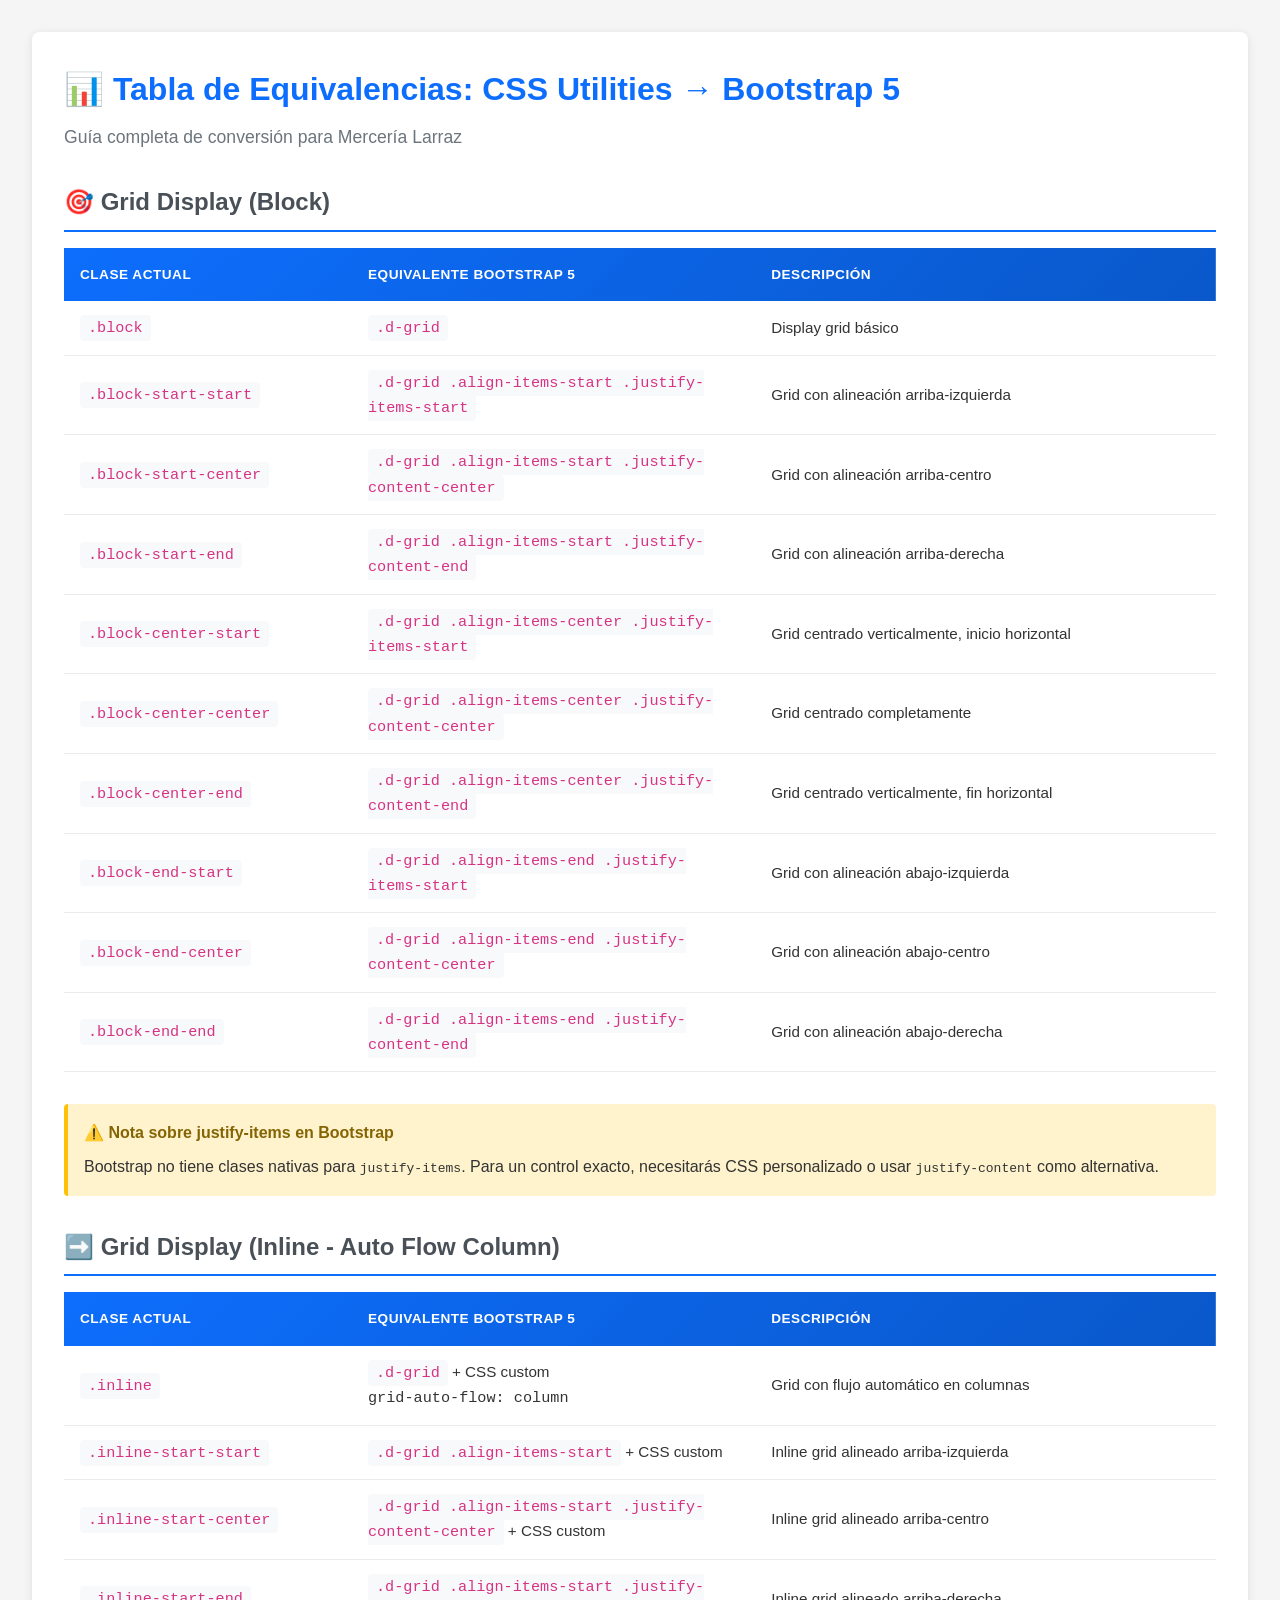
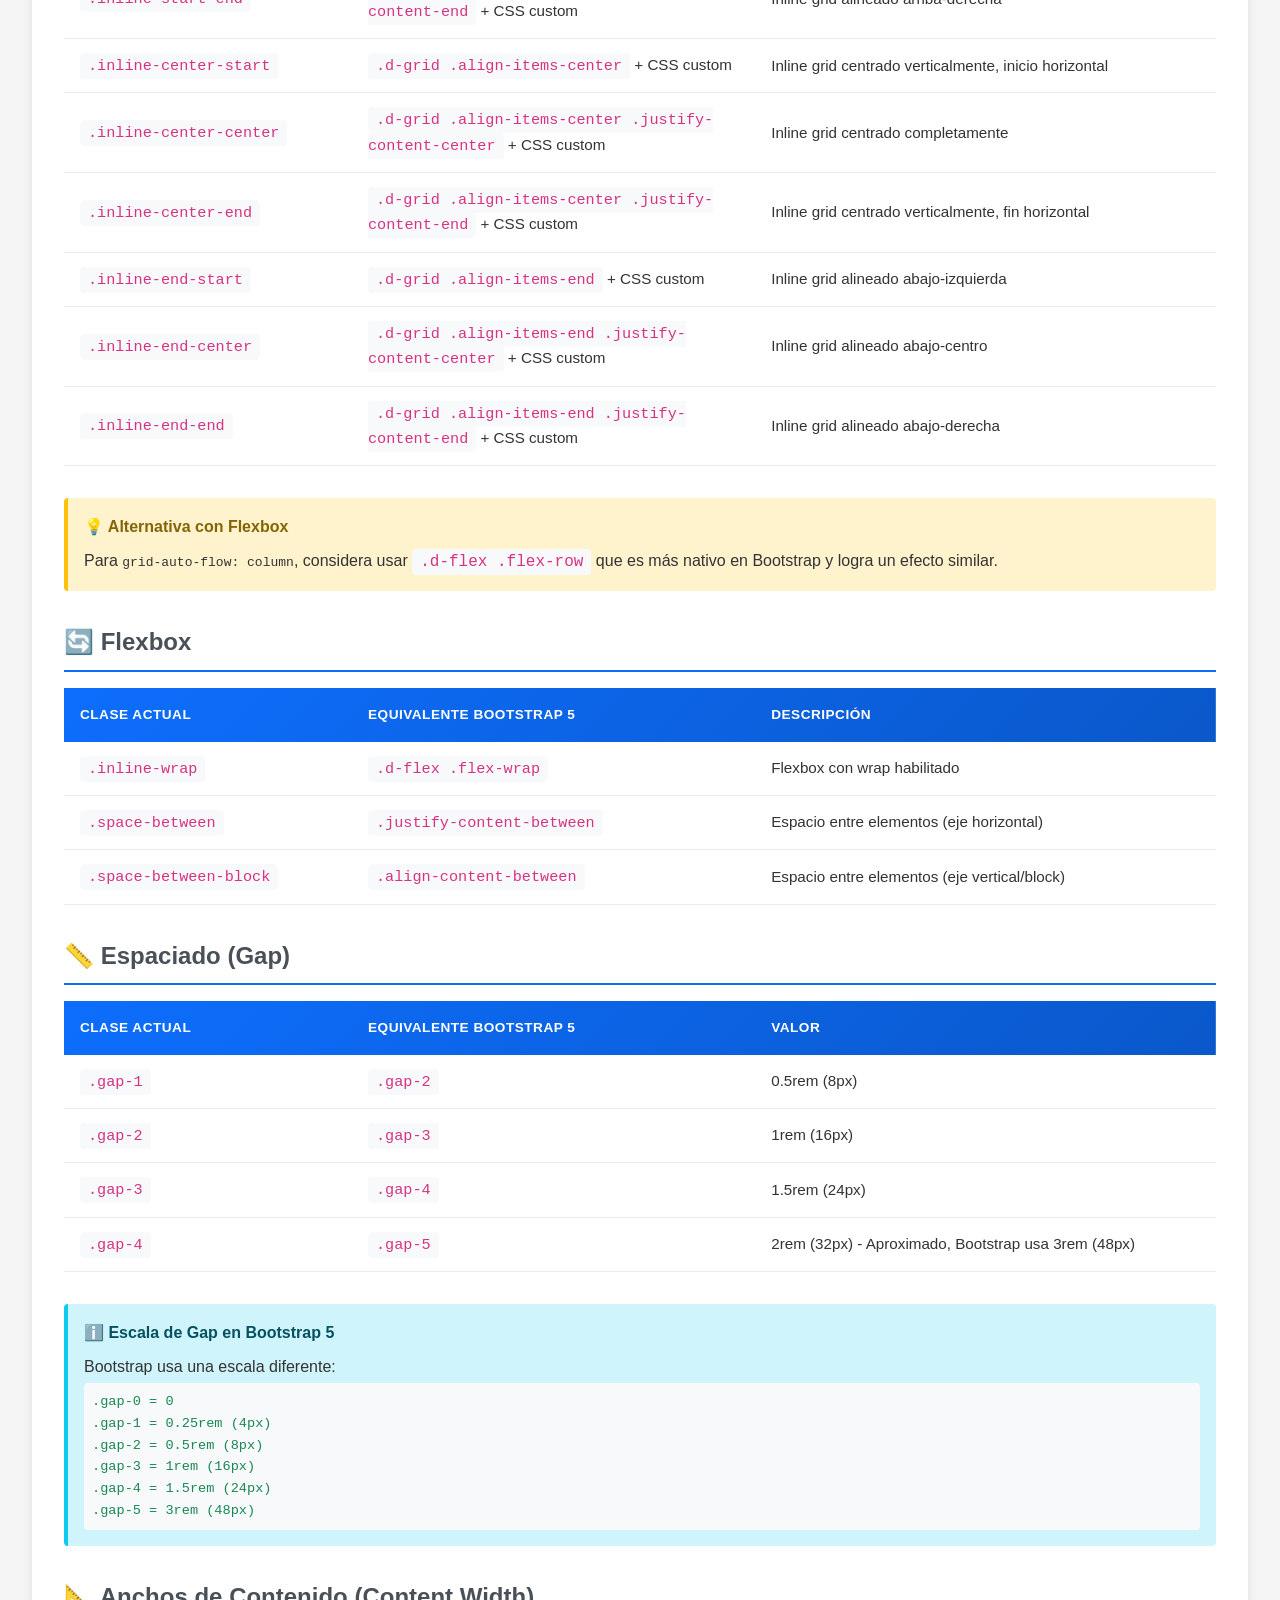
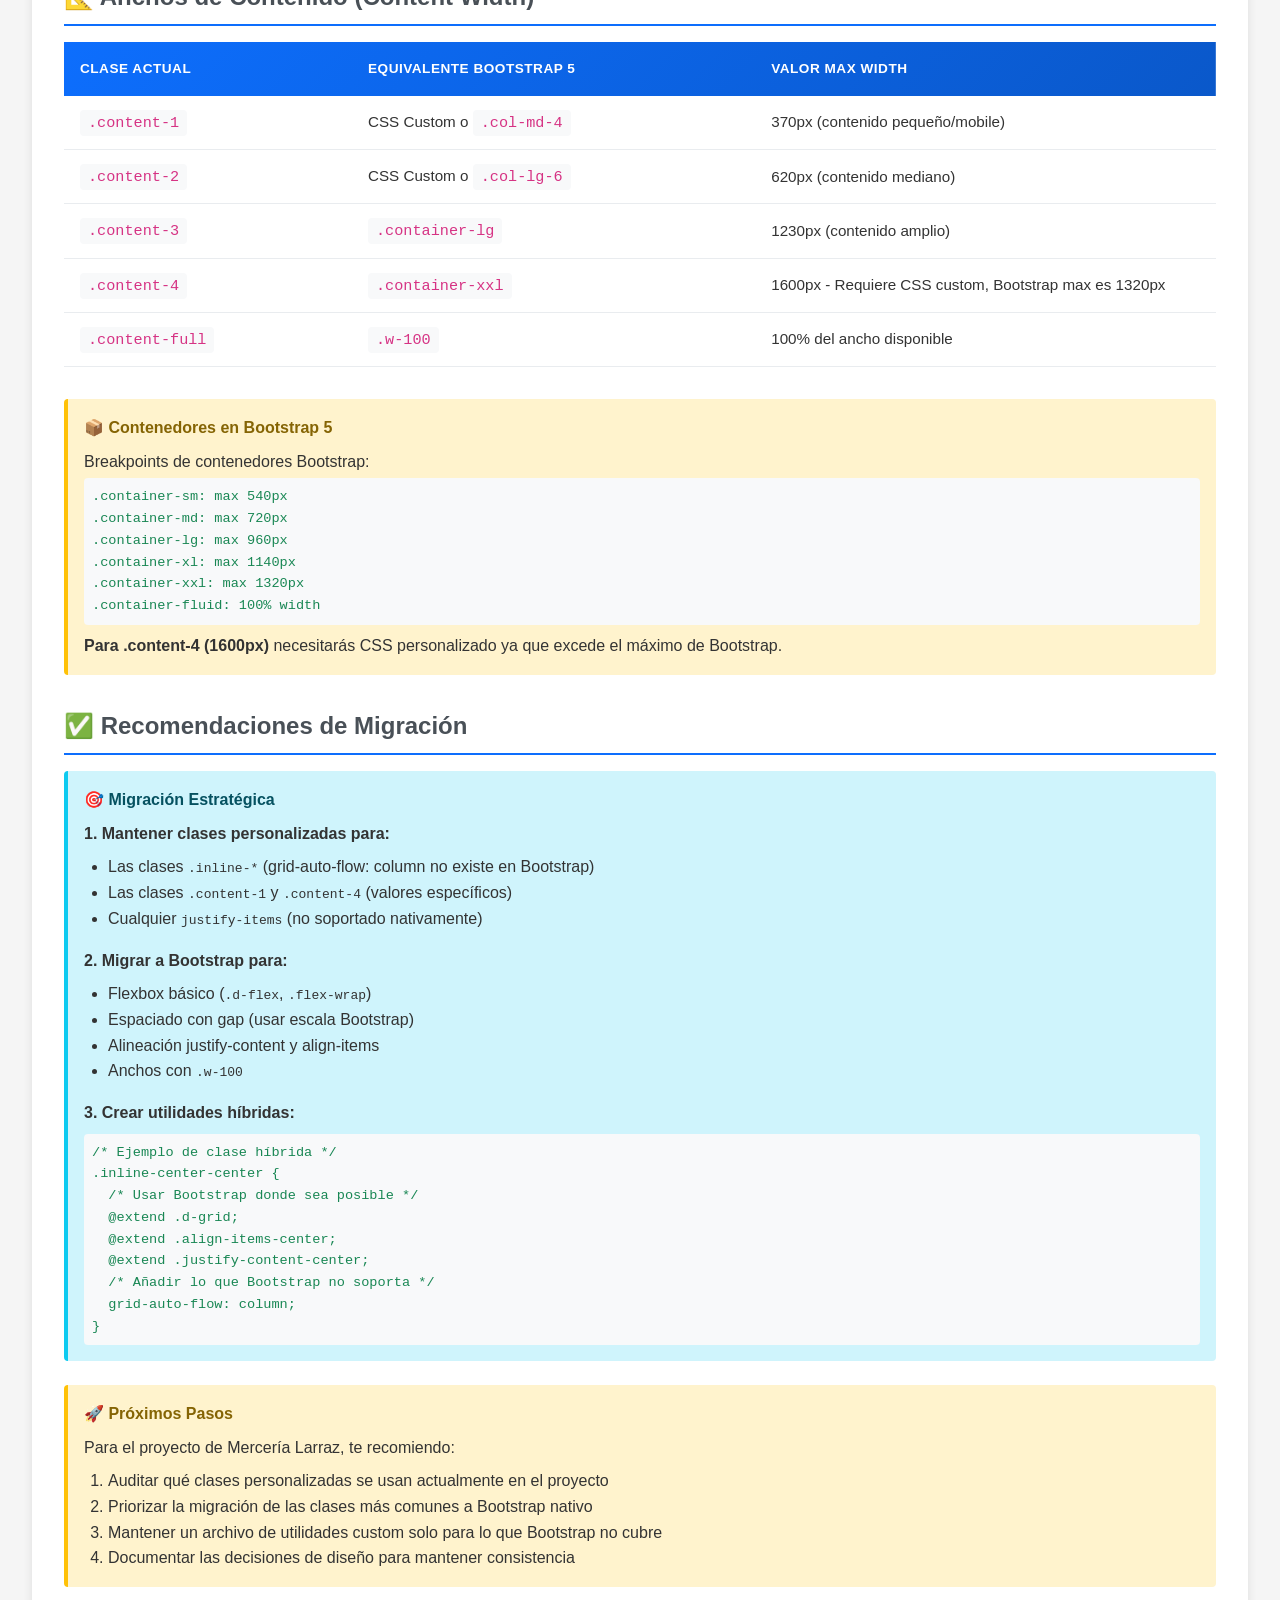
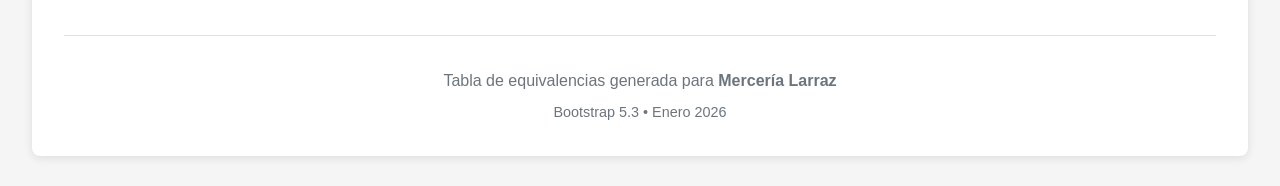
<file: assets/css/hover/equivalencias.html>
<!DOCTYPE html>
<html lang="es">
<head>
    <meta charset="UTF-8">
    <meta name="viewport" content="width=device-width, initial-scale=1.0">
    <title>Equivalencias CSS Utilities - Bootstrap</title>
    <style>
        * {
            margin: 0;
            padding: 0;
            box-sizing: border-box;
        }
        
        body {
            font-family: -apple-system, BlinkMacSystemFont, 'Segoe UI', Roboto, 'Helvetica Neue', Arial, sans-serif;
            line-height: 1.6;
            color: #333;
            background: #f5f5f5;
            padding: 2rem;
        }
        
        .container {
            max-width: 1400px;
            margin: 0 auto;
            background: white;
            padding: 2rem;
            border-radius: 8px;
            box-shadow: 0 2px 10px rgba(0,0,0,0.1);
        }
        
        h1 {
            color: #0d6efd;
            margin-bottom: 0.5rem;
            font-size: 2rem;
        }
        
        .subtitle {
            color: #6c757d;
            margin-bottom: 2rem;
            font-size: 1.1rem;
        }
        
        h2 {
            color: #495057;
            margin-top: 2rem;
            margin-bottom: 1rem;
            padding-bottom: 0.5rem;
            border-bottom: 2px solid #0d6efd;
        }
        
        table {
            width: 100%;
            border-collapse: collapse;
            margin-bottom: 2rem;
            font-size: 0.95rem;
        }
        
        thead {
            background: linear-gradient(135deg, #0d6efd 0%, #0a58ca 100%);
            color: white;
        }
        
        th {
            padding: 1rem;
            text-align: left;
            font-weight: 600;
            text-transform: uppercase;
            font-size: 0.85rem;
            letter-spacing: 0.5px;
        }
        
        td {
            padding: 0.875rem 1rem;
            border-bottom: 1px solid #e9ecef;
        }
        
        tbody tr:hover {
            background: #f8f9fa;
        }
        
        .class-name {
            font-family: 'Courier New', monospace;
            background: #f8f9fa;
            padding: 0.25rem 0.5rem;
            border-radius: 4px;
            color: #d63384;
            font-weight: 500;
        }
        
        .note {
            background: #fff3cd;
            border-left: 4px solid #ffc107;
            padding: 1rem;
            margin: 1rem 0;
            border-radius: 4px;
        }
        
        .note-title {
            font-weight: 600;
            color: #856404;
            margin-bottom: 0.5rem;
        }
        
        .info {
            background: #cff4fc;
            border-left: 4px solid #0dcaf0;
            padding: 1rem;
            margin: 1rem 0;
            border-radius: 4px;
        }
        
        .info-title {
            font-weight: 600;
            color: #055160;
            margin-bottom: 0.5rem;
        }
        
        .example {
            background: #f8f9fa;
            padding: 0.5rem;
            border-radius: 4px;
            font-family: monospace;
            font-size: 0.85rem;
            margin-top: 0.25rem;
            color: #198754;
        }
        
        @media (max-width: 768px) {
            body {
                padding: 1rem;
            }
            
            .container {
                padding: 1rem;
            }
            
            table {
                font-size: 0.85rem;
            }
            
            th, td {
                padding: 0.5rem;
            }
            
            h1 {
                font-size: 1.5rem;
            }
        }
    </style>
</head>
<body>
    <div class="container">
        <h1>📊 Tabla de Equivalencias: CSS Utilities → Bootstrap 5</h1>
        <p class="subtitle">Guía completa de conversión para Mercería Larraz</p>

        <!-- DISPLAY GRID LAYOUTS -->
        <h2>🎯 Grid Display (Block)</h2>
        <table>
            <thead>
                <tr>
                    <th style="width: 25%">Clase Actual</th>
                    <th style="width: 35%">Equivalente Bootstrap 5</th>
                    <th style="width: 40%">Descripción</th>
                </tr>
            </thead>
            <tbody>
                <tr>
                    <td><span class="class-name">.block</span></td>
                    <td><span class="class-name">.d-grid</span></td>
                    <td>Display grid básico</td>
                </tr>
                <tr>
                    <td><span class="class-name">.block-start-start</span></td>
                    <td><span class="class-name">.d-grid .align-items-start .justify-items-start</span></td>
                    <td>Grid con alineación arriba-izquierda</td>
                </tr>
                <tr>
                    <td><span class="class-name">.block-start-center</span></td>
                    <td><span class="class-name">.d-grid .align-items-start .justify-content-center</span></td>
                    <td>Grid con alineación arriba-centro</td>
                </tr>
                <tr>
                    <td><span class="class-name">.block-start-end</span></td>
                    <td><span class="class-name">.d-grid .align-items-start .justify-content-end</span></td>
                    <td>Grid con alineación arriba-derecha</td>
                </tr>
                <tr>
                    <td><span class="class-name">.block-center-start</span></td>
                    <td><span class="class-name">.d-grid .align-items-center .justify-items-start</span></td>
                    <td>Grid centrado verticalmente, inicio horizontal</td>
                </tr>
                <tr>
                    <td><span class="class-name">.block-center-center</span></td>
                    <td><span class="class-name">.d-grid .align-items-center .justify-content-center</span></td>
                    <td>Grid centrado completamente</td>
                </tr>
                <tr>
                    <td><span class="class-name">.block-center-end</span></td>
                    <td><span class="class-name">.d-grid .align-items-center .justify-content-end</span></td>
                    <td>Grid centrado verticalmente, fin horizontal</td>
                </tr>
                <tr>
                    <td><span class="class-name">.block-end-start</span></td>
                    <td><span class="class-name">.d-grid .align-items-end .justify-items-start</span></td>
                    <td>Grid con alineación abajo-izquierda</td>
                </tr>
                <tr>
                    <td><span class="class-name">.block-end-center</span></td>
                    <td><span class="class-name">.d-grid .align-items-end .justify-content-center</span></td>
                    <td>Grid con alineación abajo-centro</td>
                </tr>
                <tr>
                    <td><span class="class-name">.block-end-end</span></td>
                    <td><span class="class-name">.d-grid .align-items-end .justify-content-end</span></td>
                    <td>Grid con alineación abajo-derecha</td>
                </tr>
            </tbody>
        </table>

        <div class="note">
            <div class="note-title">⚠️ Nota sobre justify-items en Bootstrap</div>
            <p>Bootstrap no tiene clases nativas para <code>justify-items</code>. Para un control exacto, necesitarás CSS personalizado o usar <code>justify-content</code> como alternativa.</p>
        </div>

        <!-- INLINE GRID LAYOUTS -->
        <h2>➡️ Grid Display (Inline - Auto Flow Column)</h2>
        <table>
            <thead>
                <tr>
                    <th style="width: 25%">Clase Actual</th>
                    <th style="width: 35%">Equivalente Bootstrap 5</th>
                    <th style="width: 40%">Descripción</th>
                </tr>
            </thead>
            <tbody>
                <tr>
                    <td><span class="class-name">.inline</span></td>
                    <td><span class="class-name">.d-grid</span> + CSS custom<br><code>grid-auto-flow: column</code></td>
                    <td>Grid con flujo automático en columnas</td>
                </tr>
                <tr>
                    <td><span class="class-name">.inline-start-start</span></td>
                    <td><span class="class-name">.d-grid .align-items-start</span> + CSS custom</td>
                    <td>Inline grid alineado arriba-izquierda</td>
                </tr>
                <tr>
                    <td><span class="class-name">.inline-start-center</span></td>
                    <td><span class="class-name">.d-grid .align-items-start .justify-content-center</span> + CSS custom</td>
                    <td>Inline grid alineado arriba-centro</td>
                </tr>
                <tr>
                    <td><span class="class-name">.inline-start-end</span></td>
                    <td><span class="class-name">.d-grid .align-items-start .justify-content-end</span> + CSS custom</td>
                    <td>Inline grid alineado arriba-derecha</td>
                </tr>
                <tr>
                    <td><span class="class-name">.inline-center-start</span></td>
                    <td><span class="class-name">.d-grid .align-items-center</span> + CSS custom</td>
                    <td>Inline grid centrado verticalmente, inicio horizontal</td>
                </tr>
                <tr>
                    <td><span class="class-name">.inline-center-center</span></td>
                    <td><span class="class-name">.d-grid .align-items-center .justify-content-center</span> + CSS custom</td>
                    <td>Inline grid centrado completamente</td>
                </tr>
                <tr>
                    <td><span class="class-name">.inline-center-end</span></td>
                    <td><span class="class-name">.d-grid .align-items-center .justify-content-end</span> + CSS custom</td>
                    <td>Inline grid centrado verticalmente, fin horizontal</td>
                </tr>
                <tr>
                    <td><span class="class-name">.inline-end-start</span></td>
                    <td><span class="class-name">.d-grid .align-items-end</span> + CSS custom</td>
                    <td>Inline grid alineado abajo-izquierda</td>
                </tr>
                <tr>
                    <td><span class="class-name">.inline-end-center</span></td>
                    <td><span class="class-name">.d-grid .align-items-end .justify-content-center</span> + CSS custom</td>
                    <td>Inline grid alineado abajo-centro</td>
                </tr>
                <tr>
                    <td><span class="class-name">.inline-end-end</span></td>
                    <td><span class="class-name">.d-grid .align-items-end .justify-content-end</span> + CSS custom</td>
                    <td>Inline grid alineado abajo-derecha</td>
                </tr>
            </tbody>
        </table>

        <div class="note">
            <div class="note-title">💡 Alternativa con Flexbox</div>
            <p>Para <code>grid-auto-flow: column</code>, considera usar <span class="class-name">.d-flex .flex-row</span> que es más nativo en Bootstrap y logra un efecto similar.</p>
        </div>

        <!-- FLEXBOX -->
        <h2>🔄 Flexbox</h2>
        <table>
            <thead>
                <tr>
                    <th style="width: 25%">Clase Actual</th>
                    <th style="width: 35%">Equivalente Bootstrap 5</th>
                    <th style="width: 40%">Descripción</th>
                </tr>
            </thead>
            <tbody>
                <tr>
                    <td><span class="class-name">.inline-wrap</span></td>
                    <td><span class="class-name">.d-flex .flex-wrap</span></td>
                    <td>Flexbox con wrap habilitado</td>
                </tr>
                <tr>
                    <td><span class="class-name">.space-between</span></td>
                    <td><span class="class-name">.justify-content-between</span></td>
                    <td>Espacio entre elementos (eje horizontal)</td>
                </tr>
                <tr>
                    <td><span class="class-name">.space-between-block</span></td>
                    <td><span class="class-name">.align-content-between</span></td>
                    <td>Espacio entre elementos (eje vertical/block)</td>
                </tr>
            </tbody>
        </table>

        <!-- SPACING (GAP) -->
        <h2>📏 Espaciado (Gap)</h2>
        <table>
            <thead>
                <tr>
                    <th style="width: 25%">Clase Actual</th>
                    <th style="width: 35%">Equivalente Bootstrap 5</th>
                    <th style="width: 40%">Valor</th>
                </tr>
            </thead>
            <tbody>
                <tr>
                    <td><span class="class-name">.gap-1</span></td>
                    <td><span class="class-name">.gap-2</span></td>
                    <td>0.5rem (8px)</td>
                </tr>
                <tr>
                    <td><span class="class-name">.gap-2</span></td>
                    <td><span class="class-name">.gap-3</span></td>
                    <td>1rem (16px)</td>
                </tr>
                <tr>
                    <td><span class="class-name">.gap-3</span></td>
                    <td><span class="class-name">.gap-4</span></td>
                    <td>1.5rem (24px)</td>
                </tr>
                <tr>
                    <td><span class="class-name">.gap-4</span></td>
                    <td><span class="class-name">.gap-5</span></td>
                    <td>2rem (32px) - Aproximado, Bootstrap usa 3rem (48px)</td>
                </tr>
            </tbody>
        </table>

        <div class="info">
            <div class="info-title">ℹ️ Escala de Gap en Bootstrap 5</div>
            <p>Bootstrap usa una escala diferente:</p>
            <div class="example">
                .gap-0 = 0<br>
                .gap-1 = 0.25rem (4px)<br>
                .gap-2 = 0.5rem (8px)<br>
                .gap-3 = 1rem (16px)<br>
                .gap-4 = 1.5rem (24px)<br>
                .gap-5 = 3rem (48px)
            </div>
        </div>

        <!-- CONTENT WIDTH -->
        <h2>📐 Anchos de Contenido (Content Width)</h2>
        <table>
            <thead>
                <tr>
                    <th style="width: 25%">Clase Actual</th>
                    <th style="width: 35%">Equivalente Bootstrap 5</th>
                    <th style="width: 40%">Valor Max Width</th>
                </tr>
            </thead>
            <tbody>
                <tr>
                    <td><span class="class-name">.content-1</span></td>
                    <td>CSS Custom o <span class="class-name">.col-md-4</span></td>
                    <td>370px (contenido pequeño/mobile)</td>
                </tr>
                <tr>
                    <td><span class="class-name">.content-2</span></td>
                    <td>CSS Custom o <span class="class-name">.col-lg-6</span></td>
                    <td>620px (contenido mediano)</td>
                </tr>
                <tr>
                    <td><span class="class-name">.content-3</span></td>
                    <td><span class="class-name">.container-lg</span></td>
                    <td>1230px (contenido amplio)</td>
                </tr>
                <tr>
                    <td><span class="class-name">.content-4</span></td>
                    <td><span class="class-name">.container-xxl</span></td>
                    <td>1600px - Requiere CSS custom, Bootstrap max es 1320px</td>
                </tr>
                <tr>
                    <td><span class="class-name">.content-full</span></td>
                    <td><span class="class-name">.w-100</span></td>
                    <td>100% del ancho disponible</td>
                </tr>
            </tbody>
        </table>

        <div class="note">
            <div class="note-title">📦 Contenedores en Bootstrap 5</div>
            <p>Breakpoints de contenedores Bootstrap:</p>
            <div class="example">
                .container-sm: max 540px<br>
                .container-md: max 720px<br>
                .container-lg: max 960px<br>
                .container-xl: max 1140px<br>
                .container-xxl: max 1320px<br>
                .container-fluid: 100% width
            </div>
            <p style="margin-top: 0.5rem;"><strong>Para .content-4 (1600px)</strong> necesitarás CSS personalizado ya que excede el máximo de Bootstrap.</p>
        </div>

        <!-- RECOMENDACIONES -->
        <h2>✅ Recomendaciones de Migración</h2>
        
        <div class="info">
            <div class="info-title">🎯 Migración Estratégica</div>
            <p><strong>1. Mantener clases personalizadas para:</strong></p>
            <ul style="margin-left: 1.5rem; margin-top: 0.5rem;">
                <li>Las clases <code>.inline-*</code> (grid-auto-flow: column no existe en Bootstrap)</li>
                <li>Las clases <code>.content-1</code> y <code>.content-4</code> (valores específicos)</li>
                <li>Cualquier <code>justify-items</code> (no soportado nativamente)</li>
            </ul>
            
            <p style="margin-top: 1rem;"><strong>2. Migrar a Bootstrap para:</strong></p>
            <ul style="margin-left: 1.5rem; margin-top: 0.5rem;">
                <li>Flexbox básico (<code>.d-flex</code>, <code>.flex-wrap</code>)</li>
                <li>Espaciado con gap (usar escala Bootstrap)</li>
                <li>Alineación justify-content y align-items</li>
                <li>Anchos con <code>.w-100</code></li>
            </ul>
            
            <p style="margin-top: 1rem;"><strong>3. Crear utilidades híbridas:</strong></p>
            <div class="example" style="margin-top: 0.5rem;">
/* Ejemplo de clase híbrida */<br>
.inline-center-center {<br>
&nbsp;&nbsp;/* Usar Bootstrap donde sea posible */<br>
&nbsp;&nbsp;@extend .d-grid;<br>
&nbsp;&nbsp;@extend .align-items-center;<br>
&nbsp;&nbsp;@extend .justify-content-center;<br>
&nbsp;&nbsp;/* Añadir lo que Bootstrap no soporta */<br>
&nbsp;&nbsp;grid-auto-flow: column;<br>
}
            </div>
        </div>

        <div class="note" style="margin-top: 1.5rem;">
            <div class="note-title">🚀 Próximos Pasos</div>
            <p>Para el proyecto de Mercería Larraz, te recomiendo:</p>
            <ol style="margin-left: 1.5rem; margin-top: 0.5rem;">
                <li>Auditar qué clases personalizadas se usan actualmente en el proyecto</li>
                <li>Priorizar la migración de las clases más comunes a Bootstrap nativo</li>
                <li>Mantener un archivo de utilidades custom solo para lo que Bootstrap no cubre</li>
                <li>Documentar las decisiones de diseño para mantener consistencia</li>
            </ol>
        </div>

        <footer style="margin-top: 3rem; padding-top: 2rem; border-top: 1px solid #dee2e6; text-align: center; color: #6c757d;">
            <p>Tabla de equivalencias generada para <strong>Mercería Larraz</strong></p>
            <p style="font-size: 0.9rem; margin-top: 0.5rem;">Bootstrap 5.3 • Enero 2026</p>
        </footer>
    </div>
</body>
</html>
</file>
